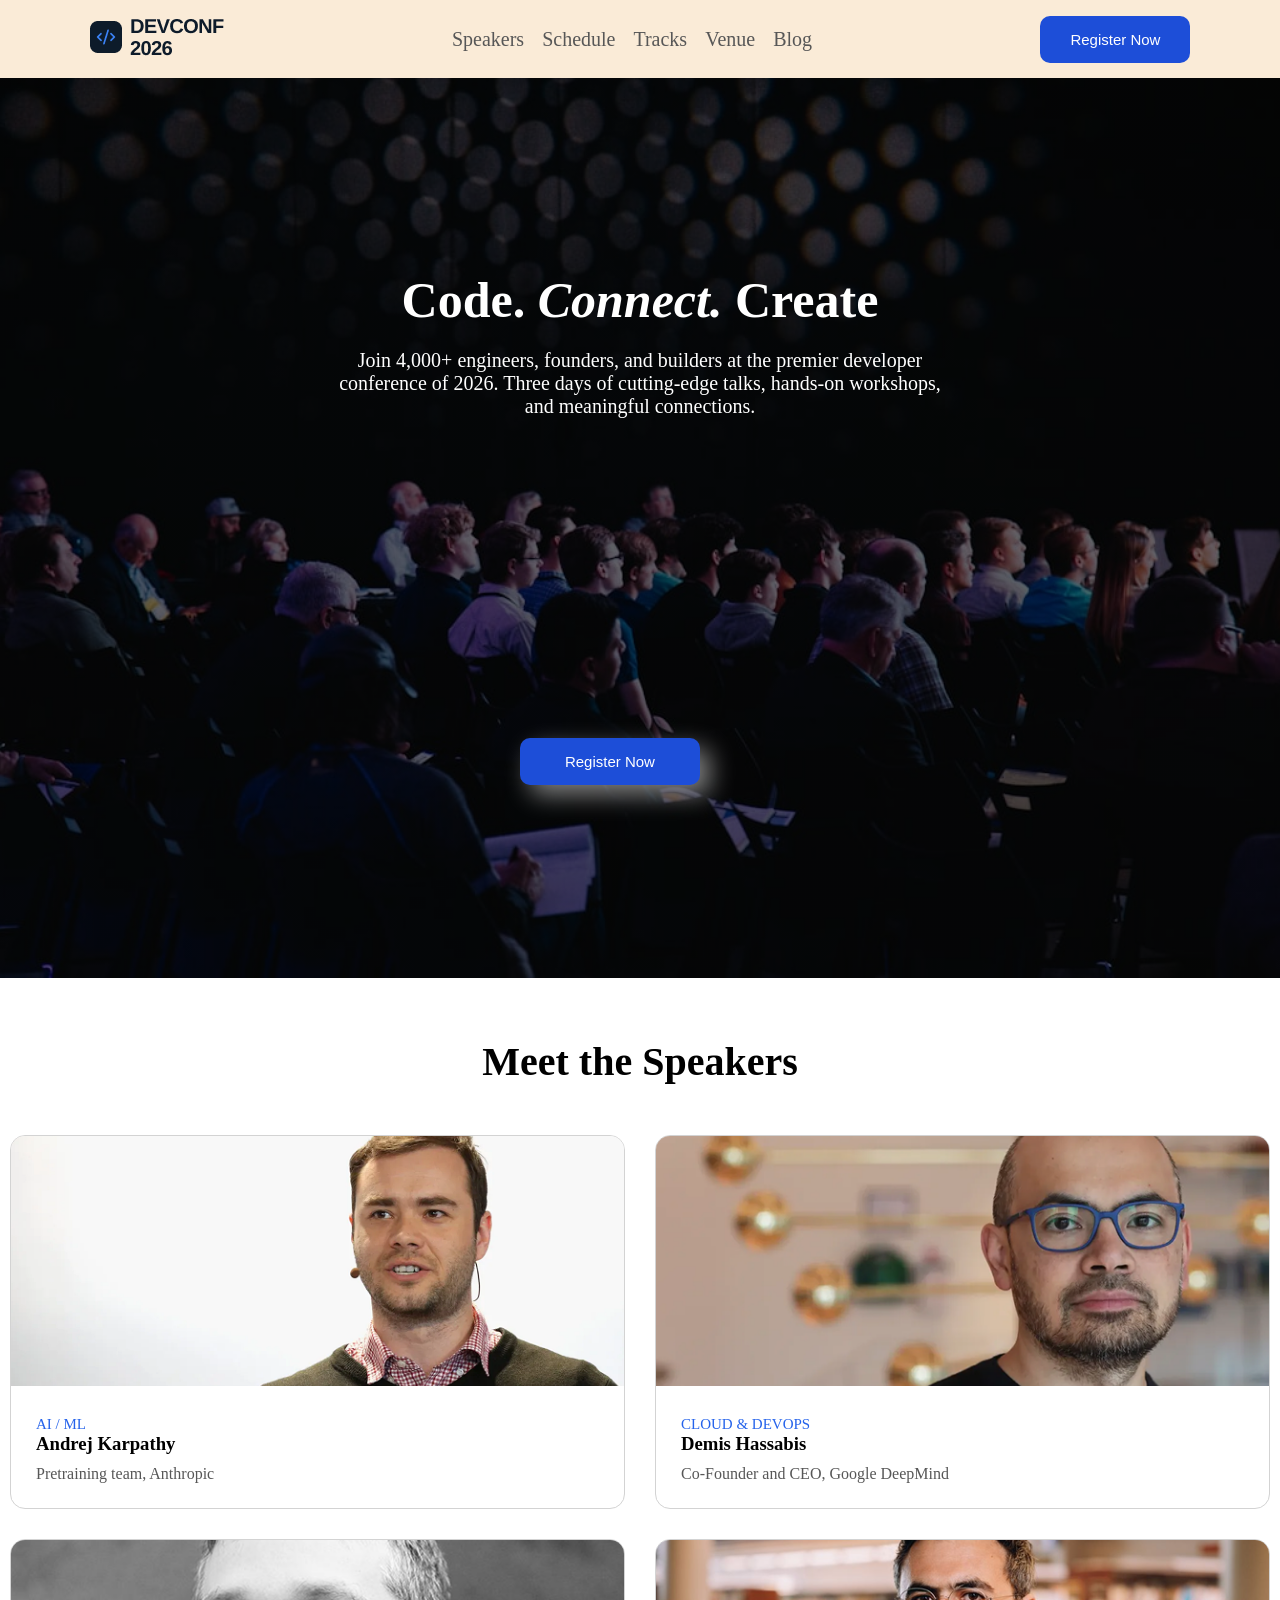
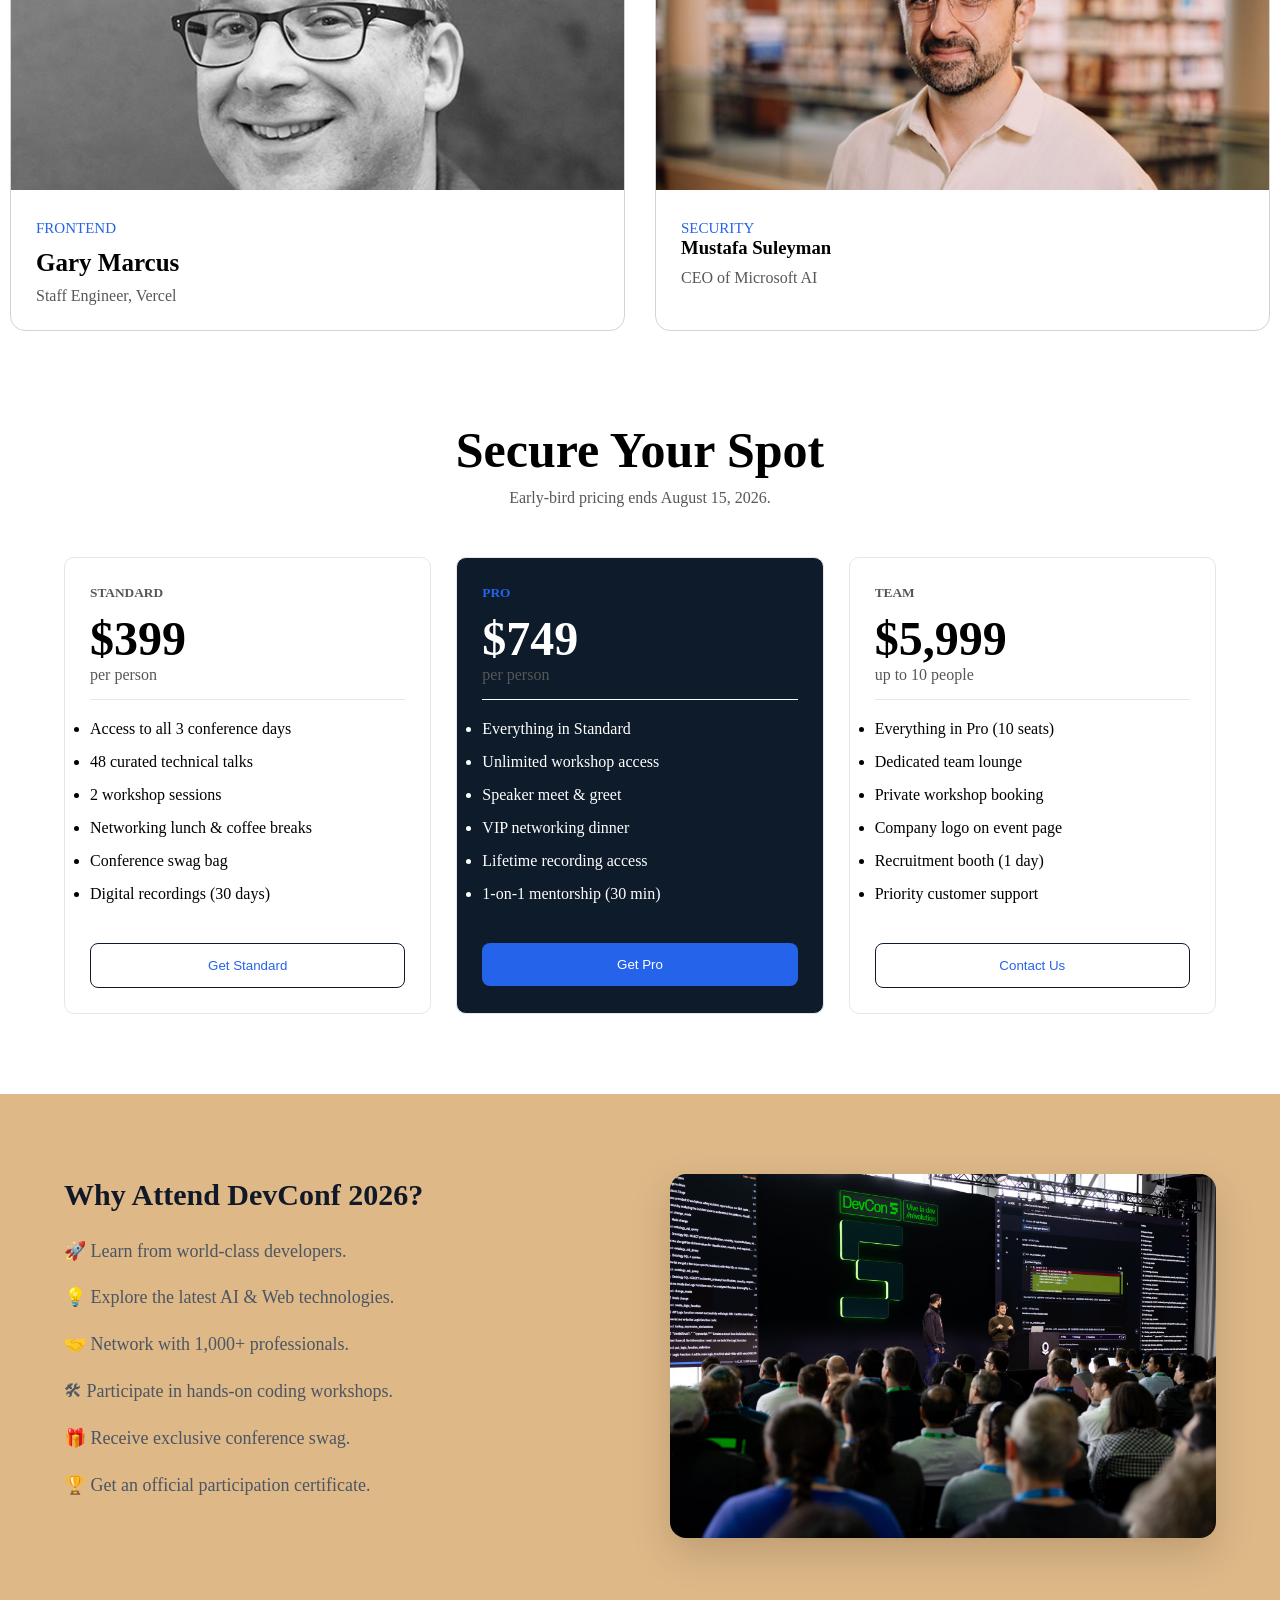
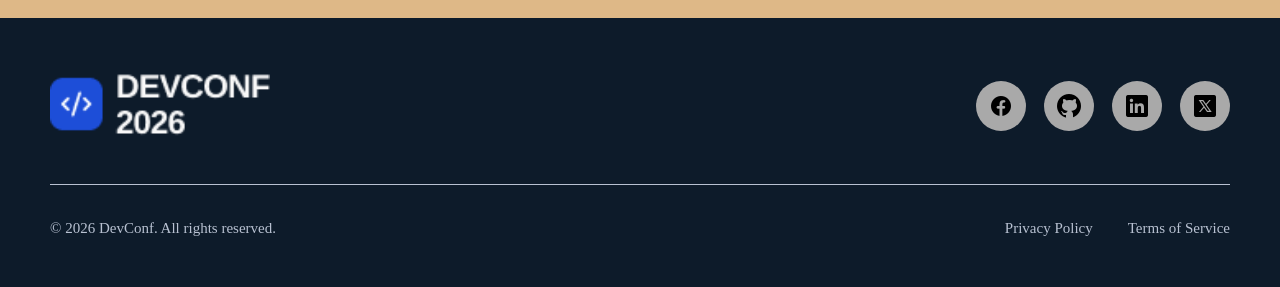
<file: index.html>
<!doctype html>
<html lang="en">
  <head>
    <meta charset="UTF-8" />
    <meta name="viewport" content="width=device-width, initial-scale=1.0" />
    <title>Assignment 1</title>
    <link rel="stylesheet" href="./style.css" />
  </head>
  <body>
    <!-- Nav Section  -->
    <nav>
      <div>
        <img src="./assets/logo.png" alt="" />
      </div>
      <div>
        <ul class="menu">
          <li><a href="">Speakers</a></li>
          <li><a href="">Schedule</a></li>
          <li><a href="">Tracks</a></li>
          <li><a href="">Venue</a></li>
          <li><a href="">Blog</a></li>
        </ul>
      </div>
      <div>
        <button class="btn-1">Register Now</button>
      </div>
    </nav>
    <!-- Nav Section End -->

    <!-- Banner Section  -->
    <header>
      <div class="header-content">
        <h1>Code. <em>Connect.</em> Create</h1>
        <p>
          Join 4,000+ engineers, founders, and builders at the premier developer
          <br />conference of 2026. Three days of cutting-edge talks, hands-on
          workshops, <br />and meaningful connections.
        </p>
        <button>Register Now</button>
      </div>
    </header>
    <!-- Banner Section End -->

    <!-- Speakers Section  -->
    <section class="speakers">
      <h1>Meet the Speakers</h1>

      <div class="speaker-container">
        <div class="card">
          <img src="./assets/andrej.png" alt="Andre" />
          <div class="content">
            <span>AI / ML</span>
            <h3>Andrej Karpathy</h3>
            <p>Pretraining team, Anthropic</p>
          </div>
        </div>

        <div class="card">
          <img src="./assets/demis.png" alt="Demis" />
          <div class="content">
            <span>CLOUD & DEVOPS</span>
            <h3>Demis Hassabis</h3>
            <p>Co-Founder and CEO, Google DeepMind</p>
          </div>
        </div>

        <div class="card">
          <img src="./assets/gary.png" alt="Gary" />
          <div class="content">
            <span>FRONTEND</span>
            <h2>Gary Marcus</h2>
            <p>Staff Engineer, Vercel</p>
          </div>
        </div>

        <div class="card">
          <img src="./assets/mustafa.png" alt="Mustafa" />
          <div class="content">
            <span>SECURITY</span>
            <h3>Mustafa Suleyman</h3>
            <p>CEO of Microsoft AI</p>
          </div>
        </div>
      </div>
    </section>
    <!-- Speakers Section End -->

    <!-- Pricing Section -->
    <section class="pricing">
      <div class="heading">
        <h2>Secure Your Spot</h2>
        <p>Early-bird pricing ends August 15, 2026.</p>
      </div>
      <div class="plans">
        <div class="plan">
          <small>STANDARD</small>
          <h1>$399</h1>
          <p class="price-text">per person</p>
          <hr />
          <ul>
            <li>Access to all 3 conference days</li>
            <li>48 curated technical talks</li>
            <li>2 workshop sessions</li>
            <li>Networking lunch & coffee breaks</li>
            <li>Conference swag bag</li>
            <li>Digital recordings (30 days)</li>
          </ul>

          <button>Get Standard</button>
        </div>
        <div class="plan featured">
          <small>PRO</small>
          <h1>$749</h1>
          <p class="price-text">per person</p>
          <hr />

          <ul>
            <li>Everything in Standard</li>
            <li>Unlimited workshop access</li>
            <li>Speaker meet & greet</li>
            <li>VIP networking dinner</li>
            <li>Lifetime recording access</li>
            <li>1-on-1 mentorship (30 min)</li>
          </ul>

          <button>Get Pro</button>
        </div>

        <div class="plan">
          <small>TEAM</small>
          <h1>$5,999</h1>
          <p class="price-text">up to 10 people</p>
          <hr />

          <ul>
            <li>Everything in Pro (10 seats)</li>
            <li>Dedicated team lounge</li>
            <li>Private workshop booking</li>
            <li>Company logo on event page</li>
            <li>Recruitment booth (1 day)</li>
            <li>Priority customer support</li>
          </ul>

          <button>Contact Us</button>
        </div>
      </div>
    </section>
    <!-- Pricing Section End-->

    <!-- placeholder section  -->
    <section class="conference-highlight">
      <div class="container">
        <div class="highlight-content">
          <!-- Left Side -->
          <div class="highlight-text">
            <h2>Why Attend DevConf 2026?</h2>

            <ul>
              <li>🚀 Learn from world-class developers.</li>
              <li>💡 Explore the latest AI & Web technologies.</li>
              <li>🤝 Network with 1,000+ professionals.</li>
              <li>🛠 Participate in hands-on coding workshops.</li>
              <li>🎁 Receive exclusive conference swag.</li>
              <li>🏆 Get an official participation certificate.</li>
            </ul>
          </div>

          <!-- Right Side -->
          <div class="highlight-image">
            <img src="assets/missing.jpg" alt="Developer Conference" />
          </div>
        </div>
      </div>
    </section>
    <!-- placeholder section end  -->

    <!-- Footer Section  -->
    <footer class="footer">
      <div class="footer-top">
        <div class="footer-logo">
          <img src="./assets/footer-logo.png" alt="DevConf Logo" />
        </div>
        <div class="social-icons">
          <a href="#">
            <img src="./assets/fb.png" alt="Facebook" />
          </a>
          <a href="#">
            <img src="./assets/github.png" alt="LinkedIn" />
          </a>
          <a href="#"> <img src="./assets/linkedin.png" alt="GitHub" /></a>

          <a href="#">
            <img src="./assets/twiter.png" alt="Twitter" />
          </a>
        </div>
      </div>

      <hr />
      <div class="footer-bottom">
        <p>© 2026 DevConf. All rights reserved.</p>

        <div class="footer-menu">
          <a href="#">Privacy Policy</a>
          <a href="#">Terms of Service</a>
        </div>
      </div>
    </footer>
    <!-- Footer Section End  -->
  </body>
</html>
</file>
<file: style.css>
* {
    margin: 0;
    padding: 0;
}

nav {
    display: flex;
    justify-content: space-between;
    align-items: center;
    background-color: #FFFFFF;
    padding: 15px 7%;
    background-color: antiquewhite;
}

.menu {
    display: flex;
    list-style: none;
    gap: 18px;
    font-size: 20px;
}

a {
    text-decoration: none;
    color: #575757;
}

.btn-1 {
    padding: 15px 30px;
    background-color: #1D4ED8;
    border-radius: 10px;
    border: none;
    cursor: pointer;
    font-size: 15px;
    color: white;
}

header {
    background-image: linear-gradient(rgba(0, 0, 0, 0.6), rgba(0, 0, 0, 0.6)),
        url("./assets/banner.jpg");
    background-position: center;
    background-repeat: no-repeat;
    background-size: cover;
    width: 100%;
    height: 100vh;
    display: grid;
    justify-content: center;
    align-items: center;

}

.header-content {
    color: white;
    text-align: center;
    display: grid;
    gap: 20px;
}

.header-content h1 {
    font-size: 50px;
}

.header-content p {
    font-size: 20px;
}

.header-content button {
    width: 30%;
    margin-left: 30%;
    padding: 15px 0;
    background-color: #1D4ED8;
    font-size: 15px;
    color: white;
    border-radius: 10px;
    border: none;
    cursor: pointer;
    box-shadow: 10px 10px 25px gray;
    margin-top: 300px;

}

.speakers {
    max-width: 1400px;
    margin: 50px auto;
    padding: 10px;
}

.speaker-container {
    display: grid;
    grid-template-columns: repeat(2, 1fr);
    gap: 30px;
}

.speakers h1 {
    text-align: center;
    font-size: 40px;
    margin-bottom: 50px;

}

.card {
    border: 1px solid lightgray;
    border-radius: 15px;
    overflow: hidden;
    background: white;
}

.card img {
    width: 100%;
    height: 250px;
    object-fit: cover;
}

.content {
    padding: 25px;
}

.content span {
    color: #2563EB;
    font-size: 15px;
    font-weight: 400;
}

.content h2 {
    margin-top: 12px;
    font-size: 25px;
}

.content p {
    margin-top: 10px;
    color: #575757;
    font-size: 16px;
}

.pricing {
    width: 90%;
    max-width: 1200px;
    margin: 80px auto;
}

.heading {
    text-align: center;
    margin-bottom: 50px;
}

.heading h2 {
    font-size: 50px;
    margin-bottom: 10px;
}

.heading p {
    color: #575757;
}

.plans {
    display: grid;
    grid-template-columns: repeat(3, 1fr);
    gap: 25px;
}

.plan {
    border: 1px solid #E5E7EB;
    border-radius: 10px;
    padding: 25px;
}

.plan small {
    color: #575757;
    font-weight: bold;
}

.plan h1 {
    font-size: 48px;
    margin-top: 10px;
}

.price-text {
    color: #575757;
    margin-bottom: 15px;
}

.plan hr {
    border: none;
    border-top: 1px solid #E5E7EB;
    margin-bottom: 20px;
}


.plan ul li {
    margin-bottom: 15px;
}

.plan button {
    width: 100%;
    margin-top: 25px;
    padding: 14px;
    border: 1px solid #0D1B2A;
    border-radius: 8px;
    background: white;
    color: #2563EB;
    cursor: pointer;
}

.featured {
    background-color: #0D1B2A;
    color: white;
}

.featured .price-text {
    color: #575757;
}

.featured small {
    color: #2563EB;
}

.featured hr {
    border-top: 1px solid white;
}

.featured button {
    background: #2563EB;
    color: white;
    border: none;
}

.conference-highlight{
    padding:80px 0;
    background-color: burlywood;
    /* border-radius: 15px; */
}

.container{
    width:90%;
    max-width:1200px;
    margin:auto;
}

.highlight-content{
    display:flex;
    align-items:center;
    justify-content:space-between;
    gap:60px;
}

.highlight-text{
    flex:1;
}

.highlight-text h2{
    font-size:40px;
    margin-bottom:25px;
    color:#111827;
}

.highlight-text ul{
    list-style:none;
    padding:0;
    margin-bottom:35px;
}

.highlight-text ul li{
    font-size:18px;
    margin-bottom:18px;
    color:#4b5563;
    line-height:1.6;
}
.highlight-image{
    flex:1;
}

.highlight-image img{
    width:100%;
    border-radius:16px;
    display:block;
    object-fit:cover;
    box-shadow:0 15px 40px rgba(0,0,0,.15);
}

.highlight-text h2{
    font-size:30px;
}

.footer {
    background-color: #0D1B2A;
    padding: 50px;
    /* border-radius: 15px; */
}
.footer-top {
    display: flex;
    justify-content: space-between;
    align-items: center;
    margin-bottom: 40px;
}
.footer-logo img {
    width: 220px;
}
.social-icons {
    display: flex;
    gap: 18px;
}
.social-icons a {
    width: 50px;
    height: 50px;
    display: flex;
    justify-content: center;
    align-items: center;
    background-color: darkgrey;
    border-radius: 50%;
}
.social-icons a:hover {
    background: #5B6CFF;
    transform: translateY(-6px);
}
.footer hr {
    border: none;
    border-top: 1px solid #B8C1D1;
}
.footer-bottom {
    display: flex;
    justify-content: space-between;
    align-items: center;
    margin-top: 35px;
}
.footer-bottom p {
    color: #B8C1D1;
    font-size: 15px;
    margin: 0;
}
.footer-menu {
    display: flex;
    gap: 35px;
}
.footer-menu a {
    text-decoration: none;
    color: #B8C1D1;
    font-size: 15px;
    transition: .3s;
}
.footer-menu a:hover {
    color: #ffffff;
}
</file>
